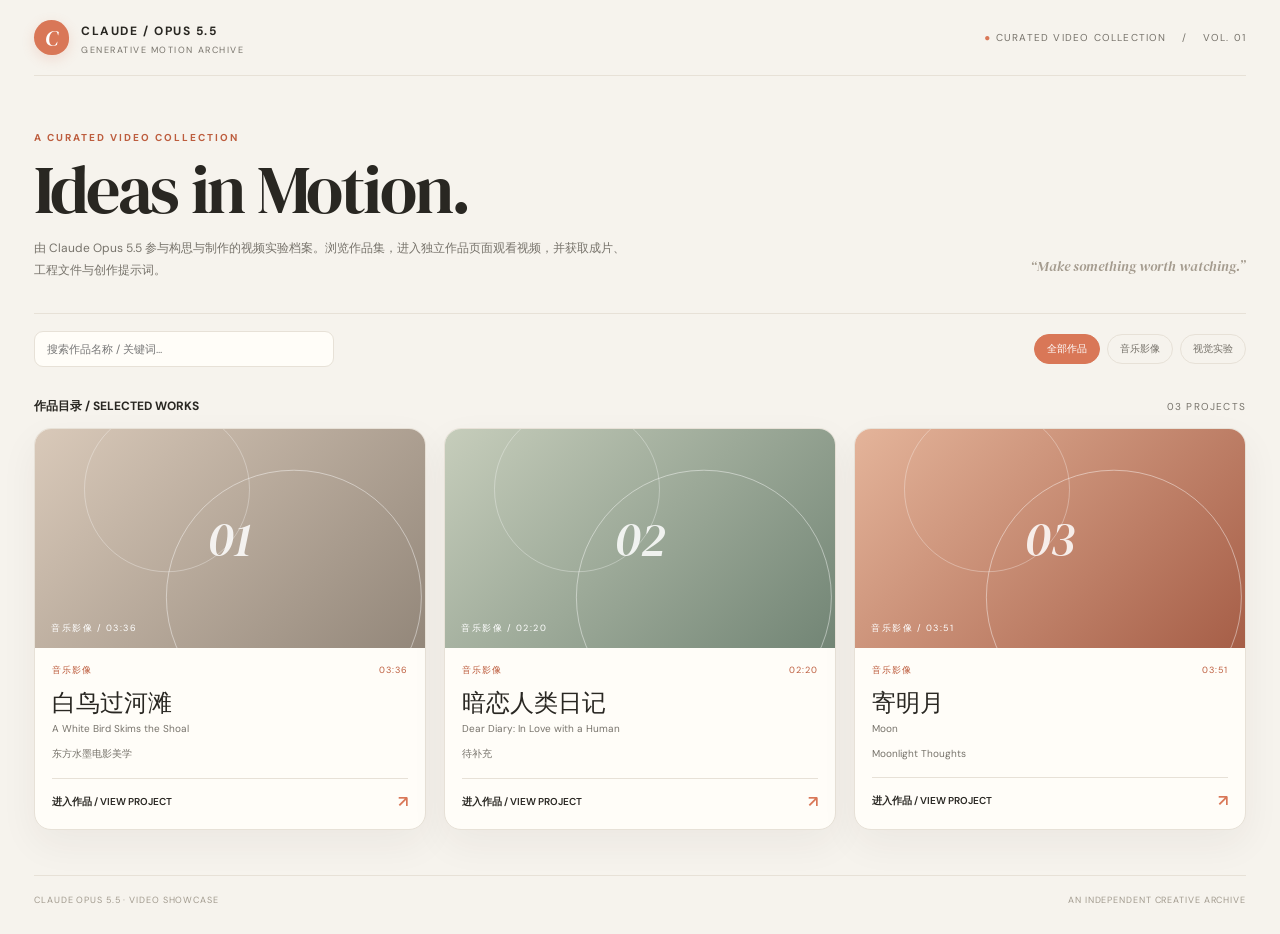
<file: index.html>
<!DOCTYPE html>
<html lang="zh-CN"><head><meta charset="UTF-8"><meta name="viewport" content="width=device-width,initial-scale=1"><title>Claude Opus 5.5 · Motion Archive</title><link rel="stylesheet" href="assets/css/style.css"></head>
<body><div class="wrap">
<header><a class="brand" href="index.html"><span class="brand-mark">C</span><span><span class="brand-title">CLAUDE / OPUS 5.5</span><span class="brand-sub" style="display:block">GENERATIVE MOTION ARCHIVE</span></span></a><div class="header-right"><b>●</b> CURATED VIDEO COLLECTION　 /　 VOL. 01</div></header>
<section class="hero"><div><div class="eyebrow">A CURATED VIDEO COLLECTION</div><h1>Ideas in Motion.</h1><p>由 Claude Opus 5.5 参与构思与制作的视频实验档案。浏览作品集，进入独立作品页面观看视频，并获取成片、工程文件与创作提示词。</p></div><div class="hero-quote">“Make something worth watching.”</div></section>
<div class="toolbar"><input id="search" class="search" type="search" placeholder="搜索作品名称 / 关键词…"><div class="filters"><button class="filter active" data-filter="all">全部作品</button><button class="filter" data-filter="音乐影像">音乐影像</button><button class="filter" data-filter="视觉实验">视觉实验</button></div></div>
<div class="collection-label"><strong>作品目录 / SELECTED WORKS</strong><span id="count">04 PROJECTS</span></div>
<main class="grid" id="grid"></main>
<footer><span>CLAUDE OPUS 5.5 · VIDEO SHOWCASE</span><span>AN INDEPENDENT CREATIVE ARCHIVE</span></footer>
</div>
<script src="assets/js/works.js"></script><script>
let filter='all';const grid=document.getElementById('grid');
function render(){const q=document.getElementById('search').value.toLowerCase().trim();const data=WORKS.filter(w=>(filter==='all'||w.category===filter)&&(`${w.title} ${w.en} ${w.desc}`.toLowerCase().includes(q)));document.getElementById('count').textContent=String(data.length).padStart(2,'0')+' PROJECTS';grid.innerHTML=data.map(w=>{const n=WORKS.indexOf(w)+1;return `<a class="work-card" href="works/${w.id}/index.html"><div class="cover ${n===2?'c2':n===3?'c3':n===4?'c4':''}"><span class="cover-number">${String(n).padStart(2,'0')}</span><span class="cover-label">${w.category.toUpperCase()} / ${w.duration}</span></div><div class="card-body"><div class="card-meta"><span>${w.category.toUpperCase()}</span><span>${w.duration}</span></div><div class="card-title">${w.title}</div><div class="card-en">${w.en}</div><div class="card-desc">${w.desc}</div><div class="card-link"><span>进入作品 / VIEW PROJECT</span><span>↗</span></div></div></a>`}).join('')}
document.getElementById('search').addEventListener('input',render);document.querySelectorAll('.filter').forEach(b=>b.addEventListener('click',()=>{filter=b.dataset.filter;document.querySelectorAll('.filter').forEach(x=>x.classList.toggle('active',x===b));render()}));render();
</script></body></html>
</file>
<file: assets/css/style.css>
@import url('https://fonts.googleapis.com/css2?family=DM+Sans:wght@400;500;600;700&family=DM+Serif+Display:ital@0;1&display=swap');
:root{--bg:#f6f3ed;--paper:#fffdf8;--ink:#292722;--muted:#77736b;--line:#e7e1d7;--orange:#d97757;--orange-dark:#bd5d3e;--orange-pale:#f7e8df;--olive:#68745e;--shadow:0 14px 38px rgba(56,45,31,.055);--radius:17px}
*{box-sizing:border-box}html{scroll-behavior:smooth}body{margin:0;background:var(--bg);color:var(--ink);font-family:'DM Sans','PingFang SC','Microsoft YaHei',sans-serif}
a{color:inherit;text-decoration:none}button,input{font:inherit}button{cursor:pointer}
.wrap{max-width:1450px;margin:auto;padding:0 34px}
header{height:76px;border-bottom:1px solid var(--line);display:flex;align-items:center;justify-content:space-between}
.brand{display:flex;align-items:center;gap:12px}.brand-mark{width:35px;height:35px;background:var(--orange);color:#fff;border-radius:50% 50% 46% 50%;display:grid;place-items:center;font:italic 22px 'DM Serif Display',Georgia;box-shadow:0 4px 13px #d9775730}
.brand-title{font-size:12px;font-weight:700;letter-spacing:.13em}.brand-sub{font-size:9px;color:var(--muted);letter-spacing:.17em;margin-top:4px}
.header-right{font-size:10px;color:var(--muted);letter-spacing:.12em}.header-right b{color:var(--orange);font-weight:600}
.hero{padding:55px 0 32px;display:flex;justify-content:space-between;align-items:end;gap:25px}
.eyebrow{font-size:10px;font-weight:700;letter-spacing:.2em;color:var(--orange-dark);text-transform:uppercase}
h1{font:400 clamp(42px,6vw,68px)/.98 'DM Serif Display',Georgia,serif;letter-spacing:-.035em;margin:13px 0 13px}
.hero p{font-size:12px;color:var(--muted);line-height:1.85;max-width:600px;margin:0}.hero-quote{font:italic 14px 'DM Serif Display',Georgia;color:#a49b8e;white-space:nowrap;padding-bottom:5px}
.toolbar{display:flex;align-items:center;justify-content:space-between;gap:14px;padding:17px 0;border-top:1px solid var(--line)}
.search{width:min(300px,55vw);border:1px solid var(--line);background:var(--paper);border-radius:9px;padding:10px 12px;font-size:11px;outline:none;color:var(--ink)}.search:focus{border-color:var(--orange)}
.filters{display:flex;gap:7px;flex-wrap:wrap}.filter{border:1px solid var(--line);background:transparent;color:var(--muted);border-radius:30px;padding:7px 12px;font-size:10px}.filter.active{background:var(--orange);border-color:var(--orange);color:#fff}
.collection-label{display:flex;justify-content:space-between;align-items:center;margin:14px 0 13px;font-size:10px;color:var(--muted);letter-spacing:.12em}.collection-label strong{color:var(--ink);font-size:12px;letter-spacing:0}
.grid{display:grid;grid-template-columns:repeat(3,minmax(0,1fr));gap:18px}
.work-card{background:var(--paper);border:1px solid var(--line);border-radius:var(--radius);overflow:hidden;box-shadow:var(--shadow);transition:transform .2s,border-color .2s}.work-card:hover{transform:translateY(-3px);border-color:#e3b29f}
.cover{aspect-ratio:16/9;position:relative;display:flex;align-items:center;justify-content:center;overflow:hidden;background:linear-gradient(135deg,#d9c9b9,#93877a)}
.cover:before,.cover:after{content:"";position:absolute;border:1px solid #ffffff70;border-radius:50%;width:65%;aspect-ratio:1;transform:translate(25%,23%)}
.cover:after{width:42%;transform:translate(-38%,-30%);border-color:#ffffff50}
.cover.c2{background:linear-gradient(135deg,#c6cdbb,#728575)}.cover.c3{background:linear-gradient(135deg,#e4b49a,#a65e47)}.cover.c4{background:linear-gradient(135deg,#c4c8d5,#68718e)}
.cover-number{font:italic 48px 'DM Serif Display',Georgia;color:#ffffffd9;z-index:1}
.cover-label{position:absolute;left:16px;bottom:13px;color:#fff;font-size:9px;letter-spacing:.17em;z-index:1}
.card-body{padding:16px 17px 17px}.card-meta{display:flex;justify-content:space-between;color:var(--orange-dark);font-size:9px;letter-spacing:.12em}.card-title{font:400 24px 'DM Serif Display',Georgia;margin:9px 0 3px}.card-en{font-size:10px;color:var(--muted)}.card-desc{font-size:10px;color:var(--muted);margin-top:12px}.card-link{display:flex;justify-content:space-between;align-items:center;margin-top:17px;padding-top:12px;border-top:1px solid var(--line);font-size:10px;font-weight:600}.card-link span:last-child{color:var(--orange);font-size:16px}
footer{border-top:1px solid var(--line);margin-top:45px;padding:18px 0 28px;display:flex;justify-content:space-between;color:#a19a8e;font-size:9px;letter-spacing:.1em}
.detail-layout{display:grid;grid-template-columns:minmax(0,1fr) 290px;gap:19px;align-items:start;padding:30px 0}
.back{display:inline-flex;gap:8px;align-items:center;color:var(--muted);font-size:10px;margin:22px 0 0}.back:hover{color:var(--orange-dark)}
.detail-head{padding:16px 2px 18px}.detail-title{font:400 clamp(34px,5vw,48px) 'DM Serif Display',Georgia;margin:9px 0 6px}.detail-sub{font-size:11px;color:var(--muted)}
.video-card,.resource-card{background:var(--paper);border:1px solid var(--line);border-radius:var(--radius);box-shadow:var(--shadow);overflow:hidden}
.video-stage{aspect-ratio:16/9;background:#24221f;display:grid;place-items:center;position:relative}
video{width:100%;height:100%;object-fit:contain;background:#171614}
.video-empty{color:#e9e2d7;text-align:center;padding:22px}.video-empty strong{font:400 17px 'DM Serif Display',Georgia}.video-empty p{font-size:10px;color:#b9b0a4;line-height:1.7;max-width:360px}
.video-caption{display:flex;justify-content:space-between;padding:12px 15px;color:var(--muted);font-size:10px;gap:12px}
.detail-aside{display:grid;gap:14px}.resource-card{padding:18px}.resource-card h3{font:400 20px 'DM Serif Display',Georgia;margin:0 0 7px}.resource-card p{font-size:10px;color:var(--muted);line-height:1.7;margin:0 0 13px}
.action{width:100%;display:flex;justify-content:space-between;align-items:center;padding:11px 12px;border:1px solid var(--line);background:#fffefa;border-radius:9px;font-size:10px;margin-top:7px;text-align:left}.action:hover{border-color:#dca58e;background:#fff8f4}.action.primary{background:var(--orange);color:#fff;border-color:var(--orange)}.action .arrow{font-size:15px;color:var(--orange-dark)}.action.primary .arrow{color:#fff}
.prompt-box{background:#f7f2e9;border:1px solid var(--line);border-radius:9px;padding:12px;font:12px/1.8 'DM Serif Display',Georgia;color:#5f584f;white-space:pre-wrap}
.detail-description{margin-top:15px;padding:18px 20px;background:var(--paper);border:1px solid var(--line);border-radius:var(--radius)}.detail-description h3{font:400 19px 'DM Serif Display',Georgia;margin:0 0 8px}.detail-description p{font-size:11px;color:var(--muted);line-height:1.8;margin:0}
@media(max-width:980px){.grid{grid-template-columns:repeat(2,minmax(0,1fr))}.detail-layout{grid-template-columns:minmax(0,1fr) 260px}}
@media(max-width:700px){.wrap{padding:0 16px}header{height:65px}.header-right{font-size:8px}.hero{padding:38px 0 24px;display:block}.hero-quote{display:none}.toolbar{align-items:flex-start;flex-direction:column}.search{width:100%}.grid{grid-template-columns:1fr}.detail-layout{grid-template-columns:1fr;padding-top:15px}.detail-aside{grid-template-columns:1fr}.detail-title{font-size:38px}footer{display:block;line-height:2.2}}
</file>
